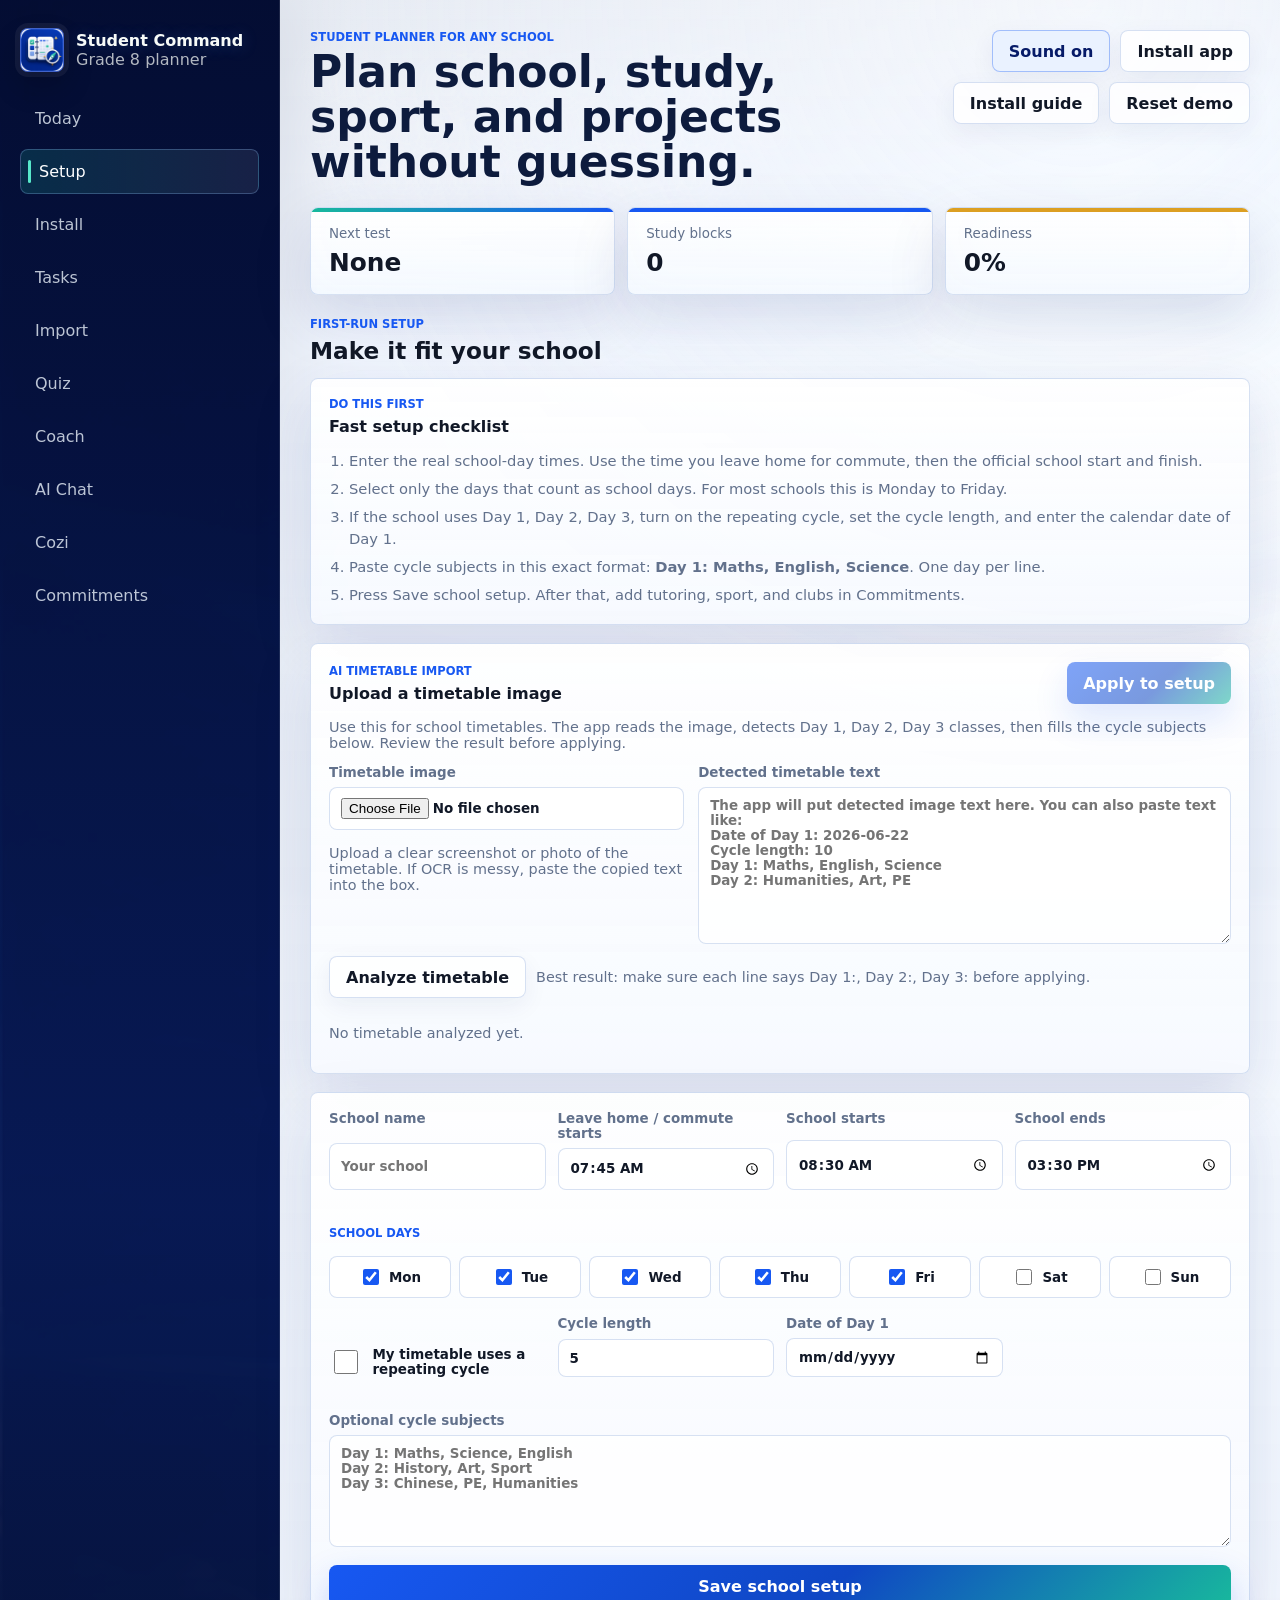
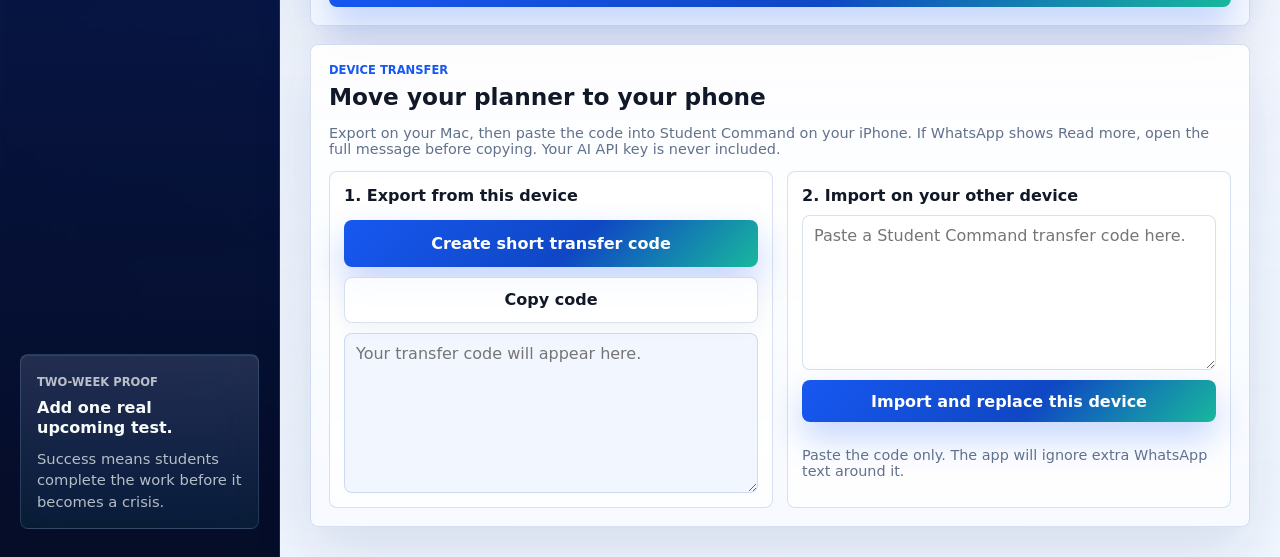
<file: index.html>
<!doctype html>
<html lang="en">
  <head>
    <meta charset="UTF-8" />
    <meta name="viewport" content="width=device-width, initial-scale=1.0" />
    <meta name="theme-color" content="#071b68" />
    <meta name="apple-mobile-web-app-capable" content="yes" />
    <meta name="apple-mobile-web-app-status-bar-style" content="black-translucent" />
    <meta name="apple-mobile-web-app-title" content="Student Command" />
    <title>Student Command</title>
    <link rel="manifest" href="manifest.webmanifest?v=39" />
    <link rel="icon" href="icons/icon.svg?v=39" type="image/svg+xml" />
    <link rel="apple-touch-icon" href="icons/apple-touch-icon.png?v=39" />
    <link rel="stylesheet" href="styles.css?v=39" />
  </head>
  <body>
    <div class="app-shell">
      <aside class="sidebar" aria-label="Main navigation">
        <div class="brand">
          <div class="brand-mark"><img src="icons/icon-192.png?v=39" alt="" /></div>
          <div>
            <p>Student Command</p>
            <span>Grade 8 planner</span>
          </div>
        </div>

        <nav class="nav-list" aria-label="Sections">
          <button class="nav-item is-active" data-view="today" type="button">Today</button>
          <button class="nav-item" data-view="setup" type="button">Setup</button>
          <a class="nav-link" href="install.html">Install</a>
          <button class="nav-item" data-view="tasks" type="button">Tasks</button>
          <button class="nav-item" data-view="import" type="button">Import</button>
          <button class="nav-item" data-view="quiz" type="button">Quiz</button>
          <button class="nav-item" data-view="coach" type="button">Coach</button>
          <button class="nav-item" data-view="chat" type="button">AI Chat</button>
          <button class="nav-item" data-view="cozi" type="button">Cozi</button>
          <button class="nav-item" data-view="routine" type="button">Commitments</button>
        </nav>

        <div class="focus-card">
          <span class="eyebrow">Two-week proof</span>
          <strong id="proofSignal">Add one test to start.</strong>
            <p>Success means students complete the work before it becomes a crisis.</p>
        </div>
      </aside>

      <main class="main-content">
        <header class="topbar">
          <div>
            <p class="eyebrow">Student planner for any school</p>
            <h1>Plan school, study, sport, and projects <span class="headline-break">without guessing.</span></h1>
          </div>
          <div class="topbar-actions">
            <button id="soundToggle" class="ghost-button" type="button">Sound on</button>
            <button id="installApp" class="ghost-button install-button" type="button" hidden>Install app</button>
            <a class="ghost-button topbar-link" href="install.html">Install guide</a>
            <button id="resetDemo" class="ghost-button" type="button" title="Reload sample data">Reset demo</button>
          </div>
        </header>

        <section class="metrics" aria-label="Current status">
          <article class="metric">
            <span>Next test</span>
            <strong id="nextTestMetric">None</strong>
          </article>
          <article class="metric">
            <span>Study blocks</span>
            <strong id="studyMetric">0</strong>
          </article>
          <article class="metric">
            <span>Readiness</span>
            <strong id="readinessMetric">0%</strong>
          </article>
        </section>

        <section class="view is-visible" id="todayView" data-panel="today">
          <section class="command-layout" aria-label="Today command centre">
            <div class="panel command-panel">
              <div class="panel-heading">
                <div>
                  <p class="eyebrow">Today command centre</p>
                  <h2 id="todayTitle">Today</h2>
                </div>
                <span id="todayDateLabel">Today</span>
              </div>

              <div class="next-block">
                <span>Next block</span>
                <strong id="nextBlockTitle">No block found</strong>
                <p id="nextBlockDetail">Your day is clear.</p>
                <b id="nextBlockCountdown">No countdown</b>
              </div>

              <div class="panel-heading compact-heading">
                <h3>Must-do 3</h3>
                <span id="mustDoStatus">0 active</span>
              </div>
              <div id="todayMustDos" class="command-list"></div>
            </div>

            <form id="quickActivityForm" class="panel quick-activity-panel">
              <div class="panel-heading">
                <div>
                  <p class="eyebrow">Sudden activity</p>
                  <h2>Quick add</h2>
                </div>
              </div>

              <div class="quick-grid">
                <label>
                  Activity
                  <input id="quickActivityName" type="text" placeholder="Dentist, family dinner, extra soccer" required />
                </label>
                <label>
                  Date
                  <input id="quickActivityDate" type="date" required />
                </label>
                <label>
                  Start
                  <input id="quickActivityStart" type="time" required />
                </label>
                <label>
                  End
                  <input id="quickActivityEnd" type="time" required />
                </label>
                <label>
                  Type
                  <select id="quickActivityType">
                    <option value="activity">Activity</option>
                    <option value="sport">Sport</option>
                    <option value="class">Class</option>
                    <option value="business">Project</option>
                    <option value="family">Family</option>
                    <option value="appointment">Appointment</option>
                  </select>
                </label>
                <label class="full-field">
                  Notes
                  <input id="quickActivityDetail" type="text" placeholder="Optional detail" />
                </label>
              </div>

              <button class="primary-button full-field" type="submit">Add to calendar</button>
              <div id="quickActivityList" class="quick-activity-list"></div>
            </form>
          </section>

          <section class="panel briefing-panel" aria-label="Smart daily briefing">
            <div class="panel-heading">
              <div>
                <p class="eyebrow">Smart daily briefing</p>
                <h2>What matters today</h2>
              </div>
            </div>
            <strong id="dailyBriefingLead" class="briefing-lead">Loading today.</strong>
            <div id="dailyBriefingGrid" class="briefing-grid"></div>
          </section>

          <div class="section-header">
            <div>
              <p class="eyebrow">Generated plan</p>
              <h2>Next 14 days</h2>
            </div>
            <button id="generatePlan" class="primary-button" type="button">Generate study plan</button>
          </div>

          <div class="planner-grid">
            <div class="panel wide-panel">
              <div class="panel-heading">
                <h3>Schedule</h3>
                <span id="scheduleRange">Next 14 days</span>
              </div>
              <div id="weekPlan" class="week-plan"></div>
            </div>

            <div class="panel">
              <div class="panel-heading">
                <h3>Checklist</h3>
                <span id="checklistCount">0 left</span>
              </div>
              <div id="checklist" class="checklist"></div>
            </div>
          </div>
        </section>

        <section class="view" id="setupView" data-panel="setup">
          <div class="section-header">
            <div>
              <p class="eyebrow">First-run setup</p>
              <h2>Make it fit your school</h2>
            </div>
          </div>

          <section class="panel guide-panel" aria-label="Setup instructions">
            <div class="panel-heading">
              <div>
                <p class="eyebrow">Do this first</p>
                <h3>Fast setup checklist</h3>
              </div>
            </div>
            <ol class="guide-list">
              <li>Enter the real school-day times. Use the time you leave home for commute, then the official school start and finish.</li>
              <li>Select only the days that count as school days. For most schools this is Monday to Friday.</li>
              <li>If the school uses Day 1, Day 2, Day 3, turn on the repeating cycle, set the cycle length, and enter the calendar date of Day 1.</li>
              <li>Paste cycle subjects in this exact format: <strong>Day 1: Maths, English, Science</strong>. One day per line.</li>
              <li>Press Save school setup. After that, add tutoring, sport, and clubs in Commitments.</li>
            </ol>
          </section>

          <section class="panel setup-ai-panel" aria-label="Timetable image import">
            <div class="panel-heading">
              <div>
                <p class="eyebrow">AI timetable import</p>
                <h3>Upload a timetable image</h3>
              </div>
              <button id="setupApplyTimetable" class="primary-button" type="button" disabled>Apply to setup</button>
            </div>
            <p class="helper-text">
              Use this for school timetables. The app reads the image, detects Day 1, Day 2, Day 3 classes, then fills the cycle subjects below.
              Review the result before applying.
            </p>
            <div class="setup-timetable-grid">
              <div>
                <label>
                  Timetable image
                  <input id="setupTimetableImage" type="file" accept="image/*" />
                </label>
                <img id="setupTimetablePreview" class="import-preview" alt="Timetable screenshot preview" hidden />
                <p id="setupTimetableStatus" class="helper-text">Upload a clear screenshot or photo of the timetable. If OCR is messy, paste the copied text into the box.</p>
              </div>
              <label>
                Detected timetable text
                <textarea id="setupTimetableText" rows="9" placeholder="The app will put detected image text here. You can also paste text like:&#10;Date of Day 1: 2026-06-22&#10;Cycle length: 10&#10;Day 1: Maths, English, Science&#10;Day 2: Humanities, Art, PE"></textarea>
              </label>
            </div>
            <div class="setup-timetable-actions">
              <button id="setupAnalyzeTimetable" class="ghost-button" type="button">Analyze timetable</button>
              <span class="helper-text">Best result: make sure each line says Day 1:, Day 2:, Day 3: before applying.</span>
            </div>
            <div id="setupTimetableResult" class="proposal-list setup-timetable-result">
              <p class="empty-state">No timetable analyzed yet.</p>
            </div>
          </section>

          <form id="setupForm" class="setup-form panel">
            <div class="setup-grid">
              <label>
                School name
                <input id="setupSchoolName" type="text" placeholder="Your school" />
              </label>
              <label>
                Leave home / commute starts
                <input id="setupCommuteStart" type="time" />
              </label>
              <label>
                School starts
                <input id="setupSchoolStart" type="time" required />
              </label>
              <label>
                School ends
                <input id="setupSchoolEnd" type="time" required />
              </label>
            </div>

            <div class="setup-block">
              <p class="eyebrow">School days</p>
              <div class="weekday-picker" id="setupSchoolDays">
                <label><input class="setup-school-day" type="checkbox" value="1" />Mon</label>
                <label><input class="setup-school-day" type="checkbox" value="2" />Tue</label>
                <label><input class="setup-school-day" type="checkbox" value="3" />Wed</label>
                <label><input class="setup-school-day" type="checkbox" value="4" />Thu</label>
                <label><input class="setup-school-day" type="checkbox" value="5" />Fri</label>
                <label><input class="setup-school-day" type="checkbox" value="6" />Sat</label>
                <label><input class="setup-school-day" type="checkbox" value="0" />Sun</label>
              </div>
            </div>

            <div class="setup-grid">
              <label class="switch-control setup-switch">
                <input id="setupCycleEnabled" type="checkbox" />
                <span>My timetable uses a repeating cycle</span>
              </label>
              <label>
                Cycle length
                <input id="setupCycleLength" type="number" min="1" max="20" />
              </label>
              <label>
                Date of Day 1
                <input id="setupCycleStartDate" type="date" />
              </label>
            </div>

            <label>
              Optional cycle subjects
              <textarea id="setupCycleSubjects" rows="6" placeholder="Day 1: Maths, Science, English&#10;Day 2: History, Art, Sport&#10;Day 3: Chinese, PE, Humanities"></textarea>
            </label>

            <button class="primary-button" type="submit">Save school setup</button>
          </form>

          <section class="panel transfer-panel" aria-label="Move planner data between devices">
            <div class="panel-heading">
              <div>
                <p class="eyebrow">Device transfer</p>
                <h2>Move your planner to your phone</h2>
              </div>
            </div>
            <p class="helper-text">
              Export on your Mac, then paste the code into Student Command on your iPhone. If WhatsApp shows Read
              more, open the full message before copying. Your AI API key is never included.
            </p>
            <div class="transfer-grid">
              <div class="transfer-block">
                <h3>1. Export from this device</h3>
                <button id="exportData" class="primary-button" type="button">Create short transfer code</button>
                <button id="copyTransferCode" class="ghost-button" type="button">Copy code</button>
                <textarea id="transferCode" rows="7" readonly placeholder="Your transfer code will appear here."></textarea>
              </div>
              <div class="transfer-block">
                <h3>2. Import on your other device</h3>
                <textarea id="importTransferCode" rows="7" placeholder="Paste a Student Command transfer code here."></textarea>
                <button id="importData" class="primary-button" type="button">Import and replace this device</button>
                <p class="helper-text">Paste the code only. The app will ignore extra WhatsApp text around it.</p>
              </div>
            </div>
          </section>
        </section>

        <section class="view" id="tasksView" data-panel="tasks">
          <div class="section-header">
            <div>
              <p class="eyebrow">Add the real work</p>
              <h2>Tests, homework, and reminders</h2>
            </div>
          </div>

          <form id="taskForm" class="task-form">
            <label>
              Type
              <select id="taskType" required>
                <option value="test">Test</option>
                <option value="homework">Homework</option>
                <option value="reminder">Reminder</option>
              </select>
            </label>
            <label>
              Subject
              <input id="subject" type="text" placeholder="Maths" required />
            </label>
            <label>
              Due date
              <input id="dueDate" type="date" required />
            </label>
            <label>
              Priority
              <select id="priority">
                <option value="high">High</option>
                <option value="medium">Medium</option>
                <option value="low">Low</option>
              </select>
            </label>
            <label class="full-field">
              Topics to know
              <textarea id="topics" rows="3" placeholder="Linear equations, fractions, graphing, index laws"></textarea>
            </label>
            <button class="primary-button full-field" type="submit">Add task</button>
          </form>

          <div id="taskList" class="task-list"></div>
        </section>

        <section class="view" id="importView" data-panel="import">
          <div class="section-header">
            <div>
              <p class="eyebrow">Inbox to plan</p>
              <h2>Paste or upload school info</h2>
            </div>
            <div class="import-actions">
              <button id="analyzeImport" class="primary-button" type="button">Analyze import</button>
              <button id="clearImport" class="ghost-button" type="button">Clear</button>
            </div>
          </div>

          <div class="import-layout">
            <div class="panel">
              <h3>Source</h3>
              <div class="import-guide">
                <strong>What this page can import</strong>
                <ol class="guide-list compact">
                  <li>Tests, homework, assignments, and reminders from pasted school text.</li>
                  <li>Timetable cycles when the text says <strong>Day 1:</strong>, <strong>Day 2:</strong>, etc.</li>
                  <li>Screenshot images only after OCR turns the image into text. If OCR is messy, copy text from the image and paste it below.</li>
                </ol>
                <button id="insertTimetableTemplate" class="ghost-button" type="button">Insert timetable template</button>
              </div>
              <label>
                Paste text
                <textarea id="importText" rows="10" placeholder="For tasks: paste a Canvas assignment, email, or teacher note.&#10;&#10;For timetables, use:&#10;Day 1: Maths, English, Science&#10;Day 2: Humanities, Art, PE"></textarea>
              </label>
              <label>
                Upload screenshot for OCR
                <input id="importImage" type="file" accept="image/*" />
              </label>
              <p id="importStatus" class="helper-text">The app will propose changes first. Nothing is added until you accept. Timetable imports update Setup, not Tasks.</p>
              <img id="importPreview" class="import-preview" alt="Uploaded screenshot preview" hidden />
            </div>

            <div class="panel">
              <div class="panel-heading">
                <h3>Proposed changes</h3>
                <button id="acceptImport" class="primary-button" type="button" disabled>Accept selected</button>
              </div>
              <div id="importProposals" class="proposal-list">
                <p class="empty-state">Paste text or upload a screenshot, then analyze it.</p>
              </div>
            </div>
          </div>
        </section>

        <section class="view" id="quizView" data-panel="quiz">
          <div class="section-header">
            <div>
              <p class="eyebrow">Practice test</p>
              <h2>Check if you actually know it</h2>
            </div>
            <div class="quiz-actions">
              <button id="buildQuiz" class="primary-button" type="button">Generate quiz</button>
              <button id="newQuizSet" class="ghost-button" type="button">New question set</button>
            </div>
          </div>

          <div class="quiz-layout">
            <div class="panel">
              <h3>Quiz settings</h3>
              <label>
                Test
                <select id="quizTask"></select>
              </label>
              <label>
                Questions
                <input id="questionCount" type="number" min="4" max="12" value="8" />
              </label>
              <p class="helper-text">The quiz uses your listed topics and subject. If the questions feel weak, your topic list is too vague.</p>
            </div>
            <div id="quizOutput" class="panel quiz-output"></div>
          </div>
        </section>

        <section class="view" id="chatView" data-panel="chat">
          <div class="section-header">
            <div>
              <p class="eyebrow">Real AI connection</p>
              <h2>General knowledge chatbot</h2>
            </div>
            <div class="quiz-actions">
              <button id="clearChat" class="ghost-button" type="button">Clear chat</button>
            </div>
          </div>

          <div class="chat-layout">
            <div class="panel">
              <h3>AI setup</h3>
              <p class="helper-text">Default: free local Ollama. No API key is needed on a Mac once Ollama is installed and the model is downloaded.</p>
              <label>
                AI provider
                <select id="aiProvider">
                  <option value="ollama">Free local Ollama</option>
                  <option value="openai">OpenAI API</option>
                </select>
              </label>
              <label>
                OpenAI API key (OpenAI mode only)
                <input id="aiApiKey" type="password" placeholder="sk-..." autocomplete="off" />
              </label>
              <div class="api-key-actions">
                <button id="pasteAiKey" class="ghost-button" type="button">Paste key</button>
                <button id="toggleAiKeyVisibility" class="ghost-button" type="button">Show key</button>
              </div>
              <label>
                Model
                <input id="aiModel" type="text" value="llama3.2" />
              </label>
              <div class="chat-settings-actions">
                <button id="saveAiSettings" class="primary-button" type="button">Save AI settings</button>
                <button id="clearAiSettings" class="ghost-button" type="button">Clear key</button>
                <button id="checkLocalAi" class="ghost-button" type="button">Check local AI</button>
                <button id="openOllamaDownload" class="ghost-button" type="button">Get Ollama</button>
              </div>
              <p id="aiStatus" class="helper-text">Free local mode needs Ollama running at localhost:11434.</p>
              <p class="helper-text local-ai-note">Mac setup: install Ollama, open it once, then run: ollama pull llama3.2</p>
            </div>

            <div class="panel chat-panel">
              <div id="chatMessages" class="chat-messages" aria-live="polite"></div>
              <form id="aiChatForm" class="chat-form">
                <label class="full-field">
                  Ask anything
                  <textarea id="aiPrompt" rows="3" placeholder="Ask a general knowledge question, or ask it to explain a school concept simply."></textarea>
                </label>
                <button id="sendAiPrompt" class="primary-button" type="submit">Ask AI</button>
              </form>
            </div>
          </div>
        </section>

        <section class="view" id="coachView" data-panel="coach">
          <div class="section-header">
            <div>
              <p class="eyebrow">Strict coach mode</p>
              <h2>No silent skipping</h2>
            </div>
            <button id="coachRegeneratePlan" class="primary-button" type="button">Rebuild with coach rules</button>
          </div>

          <div class="coach-layout">
            <div class="panel coach-panel">
              <div class="panel-heading">
                <div>
                  <p class="eyebrow">Coach stance</p>
                  <h3 id="coachModeTitle">Coach Mode</h3>
                </div>
                <label class="switch-control">
                  <input id="coachModeToggle" type="checkbox" />
                  <span>On</span>
                </label>
              </div>
              <strong id="coachVerdict" class="coach-verdict">Loading coach verdict.</strong>
              <p id="coachReason" class="helper-text">Coach Mode compares your plan against what actually happened.</p>
              <label class="check-row coach-setting-row">
                <input id="coachAutoReduce" type="checkbox" />
                <span>
                  <strong>Reduce project time when school is behind</strong>
                  <span>Project time stays protected only after test prep and homework are under control.</span>
                </span>
              </label>
            </div>

            <div class="panel coach-panel">
              <div class="panel-heading">
                <div>
                  <p class="eyebrow">Accountability</p>
                  <h3>Planned vs actual</h3>
                </div>
                <span id="coachScoreLabel">0%</span>
              </div>
              <div id="coachStats" class="coach-stats"></div>
            </div>
          </div>

          <div class="coach-layout">
            <form id="coachCheckinForm" class="panel">
              <div class="panel-heading">
                <div>
                  <p class="eyebrow">End-of-day check-in</p>
                  <h3>Face the scoreboard</h3>
                </div>
              </div>
              <label>
                Date
                <input id="coachCheckinDate" type="date" required />
              </label>
              <div id="coachCheckinList" class="coach-checkin-list"></div>
              <label>
                What actually happened?
                <textarea id="coachRealityNote" rows="3" placeholder="Be specific. Finished maths? Skipped science? Why?"></textarea>
              </label>
              <label>
                What changed tomorrow?
                <textarea id="coachTomorrowChange" rows="2" placeholder="Example: soccer moved, extra homework, test added."></textarea>
              </label>
              <button class="primary-button" type="submit">Log check-in and replan</button>
            </form>

            <div class="panel">
              <div class="panel-heading">
                <div>
                  <p class="eyebrow">Coach consequences</p>
                  <h3>What changed</h3>
                </div>
              </div>
              <div id="coachActionList" class="coach-action-list"></div>
            </div>
          </div>
        </section>

        <section class="view" id="coziView" data-panel="cozi">
          <div class="section-header">
            <div>
              <p class="eyebrow">Family calendar</p>
              <h2>Link Cozi schedule</h2>
            </div>
            <div class="import-actions">
              <button id="syncCozi" class="primary-button" type="button">Sync Cozi</button>
              <button id="clearCozi" class="ghost-button" type="button">Clear Cozi events</button>
            </div>
          </div>

          <div class="cozi-layout">
            <section class="panel">
              <div class="panel-heading">
                <div>
                  <h3>Calendar link</h3>
                  <p class="helper-text">Paste the shared Cozi calendar URL. It stays saved only on this device.</p>
                </div>
              </div>

              <label>
                Cozi shared calendar URL
                <input id="coziUrl" type="url" placeholder="https://.../calendar.ics" />
              </label>

              <div class="cozi-help">
                <h3>Where to get it</h3>
                <ol>
                  <li>Open Cozi settings.</li>
                  <li>Open Shared Cozi Calendars.</li>
                  <li>Choose All or one family member.</li>
                  <li>Copy the Cozi URL and paste it here.</li>
                </ol>
              </div>
              <p id="coziStatus" class="helper-text">No Cozi calendar linked yet.</p>
            </section>

            <section class="panel">
              <div class="panel-heading">
                <div>
                  <h3>Manual fallback</h3>
                  <p class="helper-text">If the browser blocks the link, paste the iCal text here and import it.</p>
                </div>
                <button id="importCoziText" class="primary-button" type="button">Import text</button>
              </div>
              <textarea id="coziIcsText" rows="10" placeholder="BEGIN:VCALENDAR&#10;BEGIN:VEVENT&#10;SUMMARY:Training&#10;DTSTART:20260624T163000&#10;DTEND:20260624T180000&#10;END:VEVENT&#10;END:VCALENDAR"></textarea>
            </section>
          </div>

          <section class="panel cozi-events-panel">
            <div class="panel-heading">
              <h3>Imported Cozi events</h3>
              <span id="coziEventCount">0 events</span>
            </div>
            <div id="coziEventList" class="cozi-event-list"></div>
          </section>
        </section>

        <section class="view" id="routineView" data-panel="routine">
          <div class="section-header">
            <div>
              <p class="eyebrow">Fixed commitments</p>
              <h2>Your school week and repeating blocks</h2>
            </div>
          </div>

          <p class="helper-text routine-note">School hours come from Setup. Add weekly activities only when something repeats every week.</p>

          <form id="routineForm" class="routine-form">
            <label>
              Activity
              <input id="routineName" type="text" placeholder="Training, tutoring, club, work shift" required />
            </label>
            <label>
              Day
              <select id="routineDay">
                <option value="1">Monday</option>
                <option value="2">Tuesday</option>
                <option value="3">Wednesday</option>
                <option value="4">Thursday</option>
                <option value="5">Friday</option>
                <option value="6">Saturday</option>
                <option value="0">Sunday</option>
              </select>
            </label>
            <label>
              Start
              <input id="routineStart" type="time" required />
            </label>
            <label>
              End
              <input id="routineEnd" type="time" required />
            </label>
            <button class="primary-button" type="submit">Add routine block</button>
          </form>

          <div id="routineList" class="routine-list"></div>
        </section>
      </main>
    </div>

    <template id="dayTemplate">
      <article class="day-column">
        <div class="day-title"></div>
        <div class="day-events"></div>
      </article>
    </template>

    <div id="appToast" class="app-toast" role="status" aria-live="polite"></div>

    <script src="app.js?v=39"></script>
    <script>
      if (window.location.hostname === "lachlansnow798-coder.github.io") {
        const analyticsScript = document.createElement("script");
        analyticsScript.dataset.goatcounter = "https://studentcommandapp.goatcounter.com/count";
        analyticsScript.async = true;
        analyticsScript.src = "https://gc.zgo.at/count.js";
        document.head.append(analyticsScript);
      }
    </script>
  </body>
</html>
</file>
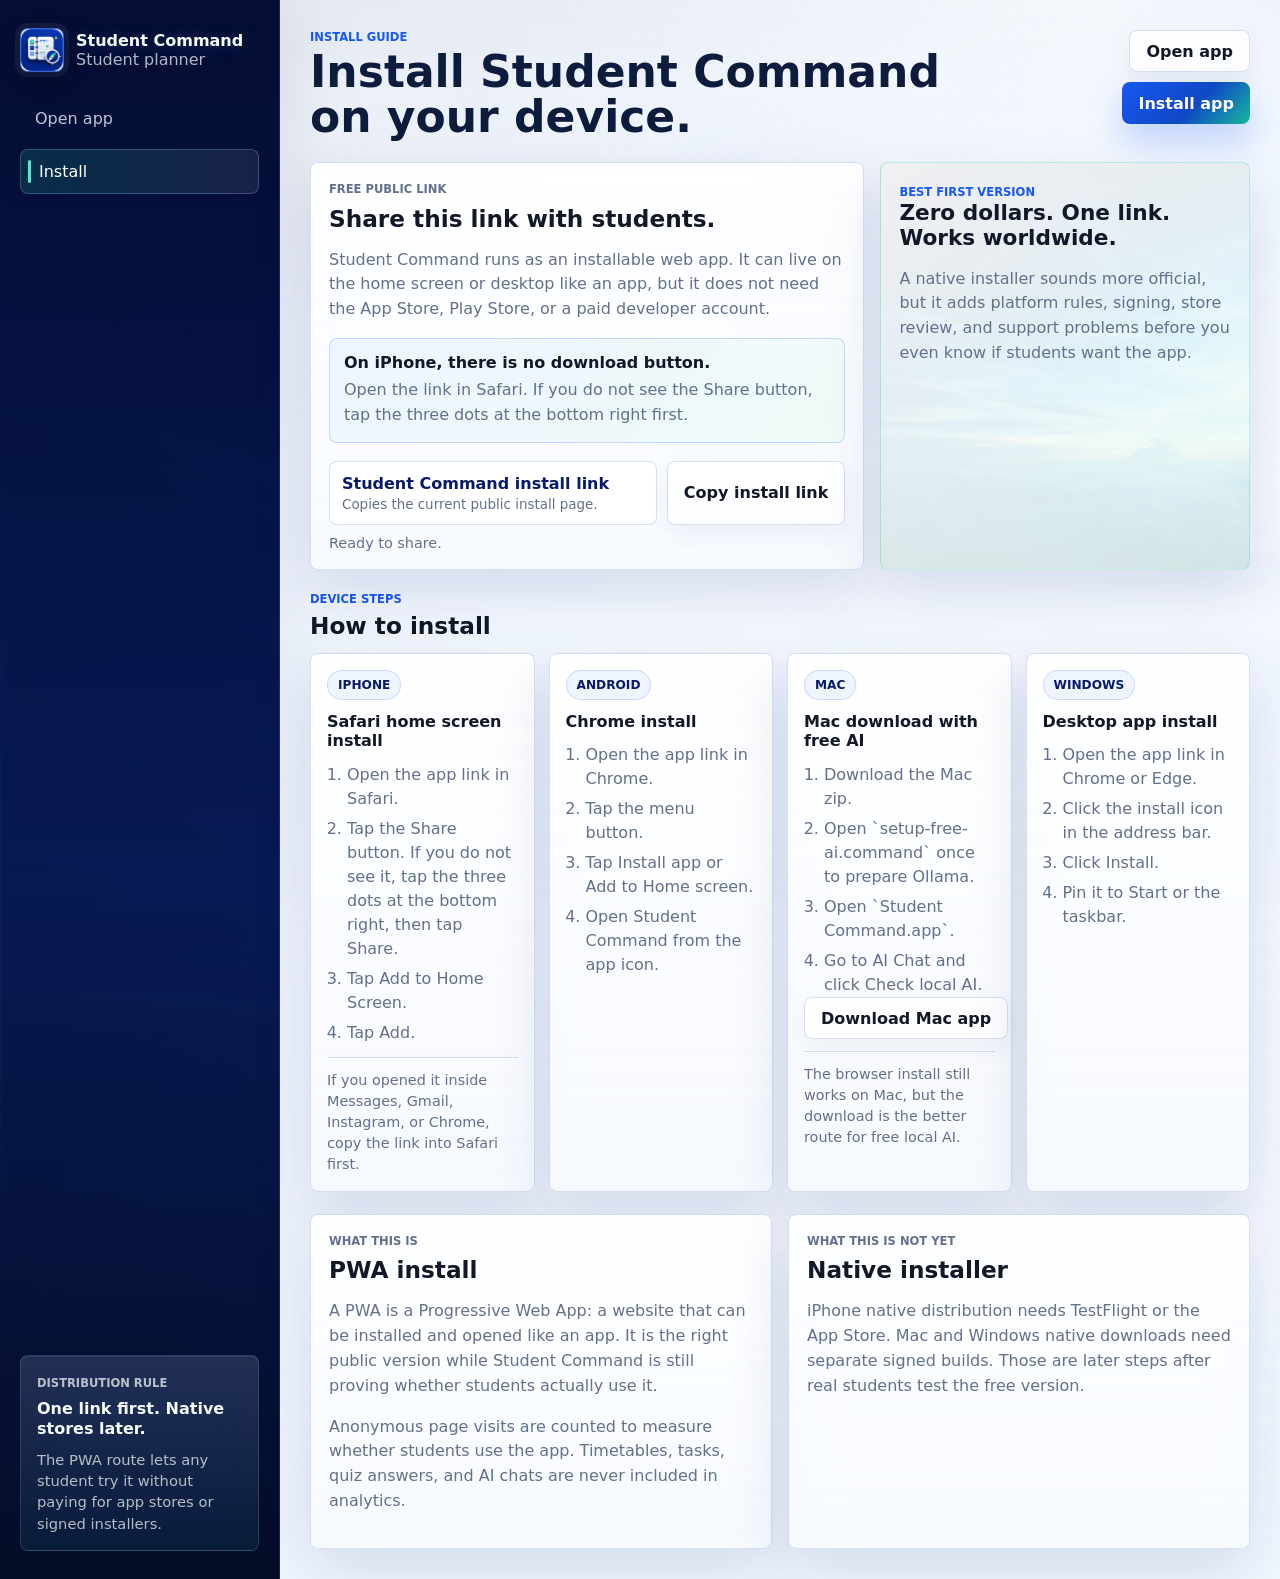
<file: install.html>
<!doctype html>
<html lang="en">
  <head>
    <meta charset="UTF-8" />
    <meta name="viewport" content="width=device-width, initial-scale=1.0" />
    <meta name="theme-color" content="#071b68" />
    <meta name="apple-mobile-web-app-capable" content="yes" />
    <meta name="apple-mobile-web-app-status-bar-style" content="black-translucent" />
    <meta name="apple-mobile-web-app-title" content="Student Command" />
    <title>Install Student Command</title>
    <link rel="manifest" href="manifest.webmanifest?v=39" />
    <link rel="icon" href="icons/icon.svg?v=39" type="image/svg+xml" />
    <link rel="apple-touch-icon" href="icons/apple-touch-icon.png?v=39" />
    <link rel="stylesheet" href="styles.css?v=39" />
  </head>
  <body class="install-page">
    <div class="app-shell">
      <aside class="sidebar" aria-label="Install navigation">
        <a class="brand brand-link" href="index.html" aria-label="Open Student Command">
          <div class="brand-mark"><img src="icons/icon-192.png?v=39" alt="" /></div>
          <div>
            <p>Student Command</p>
            <span>Student planner</span>
          </div>
        </a>

        <nav class="nav-list" aria-label="Sections">
          <a class="nav-link" href="index.html">Open app</a>
          <a class="nav-link is-active" href="install.html">Install</a>
        </nav>

        <div class="focus-card">
          <span class="eyebrow">Distribution rule</span>
          <strong>One link first. Native stores later.</strong>
          <p>The PWA route lets any student try it without paying for app stores or signed installers.</p>
        </div>
      </aside>

      <main class="main-content install-main">
        <header class="topbar">
          <div>
            <p class="eyebrow">Install guide</p>
            <h1>Install Student Command on your device.</h1>
          </div>
          <div class="topbar-actions">
            <a class="ghost-button topbar-link" href="index.html">Open app</a>
            <button id="browserInstall" class="primary-button" type="button" hidden>Install app</button>
          </div>
        </header>

        <section class="install-hero" aria-label="Shareable app link">
          <div class="panel install-lead">
            <p class="eyebrow">Free public link</p>
            <h2>Share this link with students.</h2>
            <p>
              Student Command runs as an installable web app. It can live on the home screen or desktop like an app,
              but it does not need the App Store, Play Store, or a paid developer account.
            </p>
            <div class="iphone-callout">
              <strong>On iPhone, there is no download button.</strong>
              <p>Open the link in Safari. If you do not see the Share button, tap the three dots at the bottom right first.</p>
            </div>
            <div class="install-copy">
              <input id="publicLink" type="hidden" />
              <div class="share-link-card" aria-label="Student Command install link">
                <strong>Student Command install link</strong>
                <span>Copies the current public install page.</span>
              </div>
              <button id="copyPublicLink" class="ghost-button" type="button">Copy install link</button>
              <span id="copyStatus" class="helper-text" aria-live="polite">Ready to share.</span>
            </div>
          </div>

          <div class="panel install-proof">
            <span class="eyebrow">Best first version</span>
            <strong>Zero dollars. One link. Works worldwide.</strong>
            <p>
              A native installer sounds more official, but it adds platform rules, signing, store review, and support
              problems before you even know if students want the app.
            </p>
          </div>
        </section>

        <section class="section-header">
          <div>
            <p class="eyebrow">Device steps</p>
            <h2>How to install</h2>
          </div>
        </section>

        <section class="platform-grid" aria-label="Install steps by device">
          <article class="platform-card" id="iphone">
            <span class="platform-badge">iPhone</span>
            <h3>Safari home screen install</h3>
            <ol>
              <li>Open the app link in Safari.</li>
              <li>Tap the Share button. If you do not see it, tap the three dots at the bottom right, then tap Share.</li>
              <li>Tap Add to Home Screen.</li>
              <li>Tap Add.</li>
            </ol>
            <p class="platform-note">If you opened it inside Messages, Gmail, Instagram, or Chrome, copy the link into Safari first.</p>
          </article>

          <article class="platform-card">
            <span class="platform-badge">Android</span>
            <h3>Chrome install</h3>
            <ol>
              <li>Open the app link in Chrome.</li>
              <li>Tap the menu button.</li>
              <li>Tap Install app or Add to Home screen.</li>
              <li>Open Student Command from the app icon.</li>
            </ol>
          </article>

          <article class="platform-card">
            <span class="platform-badge">Mac</span>
            <h3>Mac download with free AI</h3>
            <ol>
              <li>Download the Mac zip.</li>
              <li>Open `setup-free-ai.command` once to prepare Ollama.</li>
              <li>Open `Student Command.app`.</li>
              <li>Go to AI Chat and click Check local AI.</li>
            </ol>
            <a class="ghost-button topbar-link" href="Student%20Command%20Mac.zip" download>Download Mac app</a>
            <p class="platform-note">The browser install still works on Mac, but the download is the better route for free local AI.</p>
          </article>

          <article class="platform-card">
            <span class="platform-badge">Windows</span>
            <h3>Desktop app install</h3>
            <ol>
              <li>Open the app link in Chrome or Edge.</li>
              <li>Click the install icon in the address bar.</li>
              <li>Click Install.</li>
              <li>Pin it to Start or the taskbar.</li>
            </ol>
          </article>
        </section>

        <section class="install-notes">
          <div class="panel">
            <p class="eyebrow">What this is</p>
            <h2>PWA install</h2>
            <p>
              A PWA is a Progressive Web App: a website that can be installed and opened like an app. It is the right
              public version while Student Command is still proving whether students actually use it.
            </p>
            <p>
              Anonymous page visits are counted to measure whether students use the app. Timetables, tasks, quiz
              answers, and AI chats are never included in analytics.
            </p>
          </div>

          <div class="panel">
            <p class="eyebrow">What this is not yet</p>
            <h2>Native installer</h2>
            <p>
              iPhone native distribution needs TestFlight or the App Store. Mac and Windows native downloads need
              separate signed builds. Those are later steps after real students test the free version.
            </p>
          </div>
        </section>
      </main>
    </div>

    <script>
      const fallbackUrl = new URL("./", location.href).href;
      const publicLink = document.querySelector("#publicLink");
      const copyButton = document.querySelector("#copyPublicLink");
      const copyStatus = document.querySelector("#copyStatus");
      const browserInstall = document.querySelector("#browserInstall");

      publicLink.value = new URL("install.html", location.href).href;

      copyButton.addEventListener("click", async () => {
        try {
          await navigator.clipboard.writeText(publicLink.value || fallbackUrl);
          copyStatus.textContent = "Copied.";
        } catch {
          copyStatus.textContent = "Copy was blocked. Use the browser address bar.";
        }
      });

      let installPrompt = null;
      window.addEventListener("beforeinstallprompt", (event) => {
        event.preventDefault();
        installPrompt = event;
        browserInstall.hidden = false;
      });

      browserInstall.addEventListener("click", async () => {
        if (!installPrompt) return;
        installPrompt.prompt();
        await installPrompt.userChoice;
        installPrompt = null;
        browserInstall.hidden = true;
      });
    </script>
    <script>
      if (window.location.hostname === "lachlansnow798-coder.github.io") {
        const analyticsScript = document.createElement("script");
        analyticsScript.dataset.goatcounter = "https://studentcommandapp.goatcounter.com/count";
        analyticsScript.async = true;
        analyticsScript.src = "https://gc.zgo.at/count.js";
        document.head.append(analyticsScript);
      }
    </script>
  </body>
</html>
</file>
<file: styles.css>
:root {
  color-scheme: light;
  --ink: #111827;
  --muted: #62718c;
  --line: rgba(37, 92, 184, 0.18);
  --paper: #eef5ff;
  --panel: rgba(255, 255, 255, 0.9);
  --panel-strong: rgba(255, 255, 255, 0.96);
  --green: #18b89d;
  --green-dark: #0a7d72;
  --blue: #1758f2;
  --blue-dark: #071b68;
  --red: #bd4055;
  --gold: #dc9f22;
  --purple: #6a5de7;
  --shadow: 0 22px 60px rgba(7, 27, 104, 0.13);
  --shadow-strong: 0 28px 74px rgba(7, 27, 104, 0.2);
  --ring: 0 0 0 3px rgba(23, 88, 242, 0.18);
}

* {
  box-sizing: border-box;
}

html,
body {
  overflow-x: hidden;
}

body {
  margin: 0;
  min-height: 100vh;
  color: var(--ink);
  background:
    linear-gradient(180deg, rgba(237, 246, 255, 0.78) 0, rgba(242, 247, 255, 0.9) 360px, rgba(238, 245, 255, 0.97) 100%),
    linear-gradient(90deg, rgba(5, 15, 48, 0.34) 0, rgba(255, 255, 255, 0.05) 360px),
    url("assets/command-sky-bg.png?v=38") center top / cover fixed no-repeat;
  font-family:
    Inter, ui-sans-serif, system-ui, -apple-system, BlinkMacSystemFont, "Segoe UI",
    sans-serif;
}

button,
input,
select,
textarea {
  font: inherit;
}

button {
  cursor: pointer;
}

.app-shell {
  display: grid;
  grid-template-columns: 280px minmax(0, 1fr);
  width: 100%;
  max-width: 100vw;
  overflow-x: hidden;
  min-height: 100vh;
}

.sidebar {
  display: flex;
  flex-direction: column;
  gap: 24px;
  padding: 28px 20px;
  border-right: 1px solid rgba(255, 255, 255, 0.1);
  background:
    linear-gradient(180deg, rgba(4, 14, 52, 0.94) 0, rgba(8, 26, 85, 0.92) 56%, rgba(5, 13, 39, 0.96) 100%),
    url("assets/command-sky-bg.png?v=38") left top / auto 100% no-repeat;
  color: #f7fbf8;
  box-shadow: 18px 0 56px rgba(5, 14, 48, 0.28);
}

.brand {
  display: flex;
  align-items: center;
  gap: 12px;
}

.brand-mark {
  display: grid;
  width: 44px;
  height: 44px;
  place-items: center;
  overflow: hidden;
  border-radius: 8px;
  border: 1px solid rgba(255, 255, 255, 0.2);
  background: #123cbb;
  box-shadow:
    0 14px 30px rgba(0, 0, 0, 0.2),
    0 0 0 5px rgba(255, 255, 255, 0.06);
}

.brand-mark img {
  width: 100%;
  height: 100%;
  object-fit: cover;
}

.brand p,
.brand span {
  margin: 0;
}

.brand p {
  font-size: 1rem;
  font-weight: 800;
  text-shadow: 0 1px 16px rgba(93, 166, 255, 0.28);
}

.brand span,
.focus-card p,
.focus-card .eyebrow {
  color: rgba(247, 251, 248, 0.72);
}

.nav-list {
  display: grid;
  gap: 8px;
}

.brand-link,
.nav-link,
.topbar-link {
  color: inherit;
  text-decoration: none;
}

.nav-item,
.nav-link {
  position: relative;
  overflow: hidden;
  display: block;
  width: 100%;
  border: 1px solid transparent;
  border-radius: 8px;
  padding: 12px 14px;
  background: transparent;
  color: rgba(239, 247, 255, 0.78);
  text-align: left;
  transition:
    background 160ms ease,
    border-color 160ms ease,
    color 160ms ease,
    transform 160ms ease;
}

.nav-item.is-active,
.nav-item:hover,
.nav-link.is-active,
.nav-link:hover {
  border-color: rgba(147, 197, 253, 0.28);
  background: linear-gradient(90deg, rgba(24, 184, 157, 0.18), rgba(255, 255, 255, 0.08));
  color: #ffffff;
}

.nav-item.is-active,
.nav-link.is-active {
  padding-left: 18px;
}

.nav-item:hover,
.nav-link:hover {
  transform: translateX(2px);
}

.nav-item.is-active::before,
.nav-link.is-active::before {
  position: absolute;
  top: 10px;
  bottom: 10px;
  left: 7px;
  width: 3px;
  border-radius: 8px;
  background: #57e8ca;
  content: "";
}

.focus-card {
  margin-top: auto;
  border: 1px solid rgba(147, 197, 253, 0.18);
  border-radius: 8px;
  padding: 16px;
  background:
    linear-gradient(180deg, rgba(255, 255, 255, 0.13), rgba(87, 232, 202, 0.07));
  box-shadow: inset 0 1px 0 rgba(255, 255, 255, 0.08);
  backdrop-filter: blur(18px) saturate(130%);
}

.focus-card strong {
  display: block;
  margin-top: 8px;
  line-height: 1.25;
}

.focus-card p {
  margin: 10px 0 0;
  font-size: 0.92rem;
  line-height: 1.45;
}

.main-content {
  width: 100%;
  min-width: 0;
  padding: 30px;
  background:
    radial-gradient(circle at 80% 0%, rgba(255, 255, 255, 0.56), transparent 34%),
    linear-gradient(180deg, rgba(247, 250, 255, 0.72), rgba(241, 247, 255, 0.94));
  backdrop-filter: blur(8px) saturate(115%);
}

.topbar {
  display: flex;
  min-width: 0;
  align-items: flex-start;
  justify-content: space-between;
  gap: 16px;
  margin-bottom: 22px;
}

.topbar-actions {
  display: flex;
  flex-wrap: wrap;
  gap: 10px;
  justify-content: flex-end;
}

.eyebrow {
  margin: 0 0 6px;
  color: var(--blue);
  font-size: 0.72rem;
  font-weight: 800;
  letter-spacing: 0;
  text-transform: uppercase;
}

h1,
h2,
h3 {
  margin: 0;
  letter-spacing: 0;
}

h1 {
  max-width: 760px;
  font-size: 2.75rem;
  line-height: 1.02;
  color: #0d1b3d;
  text-shadow: 0 12px 34px rgba(255, 255, 255, 0.5);
  overflow-wrap: break-word;
}

.headline-break {
  display: inline;
}

h2 {
  font-size: 1.45rem;
}

h3 {
  font-size: 1rem;
}

.primary-button,
.ghost-button {
  display: inline-flex;
  align-items: center;
  justify-content: center;
  min-height: 42px;
  border-radius: 8px;
  padding: 0 16px;
  text-align: center;
  text-decoration: none;
  font-weight: 800;
  white-space: nowrap;
  transition:
    background 160ms ease,
    border-color 160ms ease,
    box-shadow 160ms ease,
    color 160ms ease,
    transform 160ms ease;
}

.primary-button {
  border: 0;
  background: linear-gradient(135deg, #1758f2 0, #0f47c4 56%, #18b89d 100%);
  color: #ffffff;
  box-shadow: 0 16px 34px rgba(23, 88, 242, 0.25);
}

.primary-button:hover {
  background: linear-gradient(135deg, #0f47c4 0, #071b68 58%, #0a7d72 100%);
  box-shadow: 0 18px 40px rgba(7, 27, 104, 0.28);
  transform: translateY(-1px);
}

.ghost-button {
  border: 1px solid var(--line);
  background: rgba(255, 255, 255, 0.82);
  color: var(--ink);
  box-shadow: 0 8px 24px rgba(7, 27, 104, 0.06);
}

.ghost-button:hover {
  border-color: rgba(23, 88, 242, 0.3);
  box-shadow: 0 12px 30px rgba(7, 27, 104, 0.12);
  transform: translateY(-1px);
}

.ghost-button[aria-pressed="true"] {
  border-color: rgba(23, 88, 242, 0.34);
  background: #eaf2ff;
  color: var(--blue-dark);
}

.primary-button:active,
.ghost-button:active,
.nav-item:active,
.nav-link:active,
.delete-button:active {
  transform: translateY(0);
}

.primary-button:disabled,
.ghost-button:disabled {
  cursor: not-allowed;
  opacity: 0.55;
  transform: none;
}

.metrics {
  display: grid;
  grid-template-columns: repeat(3, minmax(0, 1fr));
  gap: 12px;
  margin-bottom: 22px;
}

.metric,
.panel,
.task-item,
.routine-item {
  border: 1px solid var(--line);
  border-radius: 8px;
  background: var(--panel);
  box-shadow: var(--shadow);
  backdrop-filter: blur(18px) saturate(130%);
}

.metric {
  position: relative;
  overflow: hidden;
  padding: 18px;
  background:
    linear-gradient(180deg, rgba(255, 255, 255, 0.96), rgba(244, 249, 255, 0.9));
  transition:
    box-shadow 180ms ease,
    transform 180ms ease,
    border-color 180ms ease;
}

.metric::before {
  position: absolute;
  top: 0;
  right: 0;
  left: 0;
  height: 4px;
  background: linear-gradient(90deg, var(--green), var(--blue));
  content: "";
}

.metric:nth-child(2)::before {
  background: var(--blue);
}

.metric:nth-child(3)::before {
  background: var(--gold);
}

.metric:hover,
.panel:hover,
.task-item:hover,
.routine-item:hover,
.proposal-card:hover {
  border-color: rgba(23, 88, 242, 0.24);
  box-shadow: var(--shadow-strong);
  transform: translateY(-2px);
}

.metric span {
  display: block;
  color: var(--muted);
  font-size: 0.84rem;
}

.metric strong {
  display: block;
  margin-top: 8px;
  font-size: 1.55rem;
  line-height: 1.1;
}

.view {
  display: none;
}

.view.is-visible {
  display: block;
  animation: view-in 220ms ease-out both;
}

.section-header,
.panel-heading {
  display: flex;
  align-items: center;
  justify-content: space-between;
  gap: 16px;
  margin-bottom: 14px;
}

.planner-grid {
  display: grid;
  grid-template-columns: minmax(0, 2fr) minmax(280px, 0.85fr);
  gap: 16px;
}

.command-layout {
  display: grid;
  grid-template-columns: minmax(0, 1.1fr) minmax(320px, 0.9fr);
  gap: 16px;
  margin-bottom: 20px;
}

.briefing-panel {
  margin-bottom: 20px;
  border-color: rgba(23, 88, 242, 0.2);
}

.briefing-lead {
  display: block;
  margin-bottom: 14px;
  font-size: 1.05rem;
  line-height: 1.35;
}

.briefing-grid {
  display: grid;
  grid-template-columns: repeat(4, minmax(0, 1fr));
  gap: 10px;
}

.briefing-card {
  min-height: 138px;
  border: 1px solid var(--line);
  border-radius: 8px;
  padding: 12px;
  background: rgba(255, 255, 255, 0.86);
  animation: item-rise 220ms ease-out both;
  animation-delay: calc(var(--item-index, 0) * 26ms);
}

.briefing-card span {
  display: block;
  color: var(--muted);
  font-size: 0.72rem;
  font-weight: 800;
  text-transform: uppercase;
}

.briefing-card strong {
  display: block;
  margin-top: 8px;
  line-height: 1.25;
}

.briefing-card p {
  margin: 8px 0 0;
  color: var(--muted);
  font-size: 0.86rem;
  line-height: 1.4;
}

.briefing-card.is-warning {
  border-color: rgba(164, 59, 66, 0.26);
  background: #fff8f7;
}

.briefing-card.is-focus {
  border-color: rgba(23, 88, 242, 0.26);
  background: #eef5ff;
}

.briefing-card.is-success {
  border-color: rgba(24, 184, 157, 0.24);
  background: #effbf8;
}

.briefing-card.is-calm {
  background: rgba(247, 250, 255, 0.86);
}

.command-panel {
  border-color: rgba(24, 184, 157, 0.22);
}

.compact-heading {
  margin-top: 16px;
}

.next-block {
  position: relative;
  overflow: hidden;
  border: 1px solid rgba(23, 88, 242, 0.2);
  border-radius: 8px;
  padding: 14px;
  background:
    linear-gradient(135deg, rgba(238, 245, 255, 0.96), rgba(231, 250, 246, 0.9));
}

.next-block::before {
  position: absolute;
  top: 12px;
  bottom: 12px;
  left: 0;
  width: 4px;
  background: var(--blue);
  content: "";
}

.next-block span,
.next-block b,
.next-block strong,
.next-block p {
  position: relative;
  display: block;
}

.next-block span {
  color: var(--muted);
  font-size: 0.78rem;
  font-weight: 800;
  text-transform: uppercase;
}

.next-block strong {
  margin-top: 7px;
  font-size: 1.25rem;
}

.next-block p {
  margin: 6px 0 0;
  color: var(--muted);
  line-height: 1.45;
}

.next-block b {
  margin-top: 10px;
  color: var(--green-dark);
}

.command-list,
.quick-activity-list {
  display: grid;
  gap: 10px;
}

.command-item,
.quick-activity-row {
  display: grid;
  grid-template-columns: minmax(0, 1fr) auto;
  gap: 12px;
  align-items: center;
  border-top: 1px solid var(--line);
  padding-top: 12px;
  animation: item-rise 220ms ease-out both;
  animation-delay: calc(var(--item-index, 0) * 24ms);
}

.command-item h3,
.quick-activity-row h3 {
  margin-top: 7px;
}

.command-item.done h3 {
  color: var(--green-dark);
}

.command-item.skipped h3 {
  color: var(--muted);
}

.command-item.moved h3 {
  color: var(--blue);
}

.command-actions {
  display: flex;
  flex-wrap: wrap;
  gap: 8px;
  justify-content: flex-end;
}

.command-actions .ghost-button {
  min-height: 34px;
  padding: 0 10px;
  font-size: 0.8rem;
}

.quick-grid {
  display: grid;
  grid-template-columns: repeat(2, minmax(0, 1fr));
  gap: 10px;
  margin-bottom: 12px;
}

.panel {
  min-width: 0;
  padding: 18px;
  background:
    linear-gradient(180deg, rgba(255, 255, 255, 0.94), rgba(247, 250, 255, 0.88));
  transition:
    border-color 180ms ease,
    box-shadow 180ms ease,
    transform 180ms ease;
}

.install-main {
  display: block;
}

.install-hero {
  display: grid;
  grid-template-columns: minmax(0, 1.2fr) minmax(300px, 0.8fr);
  gap: 16px;
  margin-bottom: 22px;
}

.install-lead p,
.install-proof p,
.install-notes p {
  color: var(--muted);
  line-height: 1.55;
}

.install-proof {
  border-color: rgba(24, 184, 157, 0.24);
  background:
    linear-gradient(150deg, rgba(255, 255, 255, 0.94), rgba(232, 250, 246, 0.9)),
    url("assets/command-sky-bg.png?v=38") center / cover no-repeat;
}

.install-proof strong {
  display: block;
  font-size: 1.35rem;
  line-height: 1.18;
}

.install-copy {
  display: grid;
  grid-template-columns: minmax(0, 1fr) auto;
  gap: 10px;
  margin-top: 18px;
}

.share-link-card {
  min-width: 0;
  border: 1px solid var(--line);
  border-radius: 8px;
  padding: 12px;
  background: rgba(255, 255, 255, 0.92);
}

.share-link-card strong,
.share-link-card span {
  display: block;
}

.share-link-card strong {
  color: var(--blue-dark);
}

.share-link-card span {
  margin-top: 4px;
  color: var(--muted);
  font-size: 0.84rem;
}

.iphone-callout {
  border: 1px solid rgba(23, 88, 242, 0.2);
  border-radius: 8px;
  margin-top: 16px;
  padding: 14px;
  background: linear-gradient(135deg, #eef5ff, #effbf8);
}

.iphone-callout strong,
.iphone-callout p {
  display: block;
  margin: 0;
}

.iphone-callout p {
  margin-top: 6px;
}

.install-copy label,
.install-copy .helper-text {
  grid-column: 1 / -1;
}

.install-copy input {
  min-width: 0;
  border: 1px solid var(--line);
  border-radius: 8px;
  padding: 12px;
  background: rgba(255, 255, 255, 0.92);
  color: var(--blue-dark);
  font-weight: 700;
}

.platform-grid {
  display: grid;
  grid-template-columns: repeat(4, minmax(0, 1fr));
  gap: 14px;
  margin-bottom: 22px;
}

.platform-card {
  border: 1px solid var(--line);
  border-radius: 8px;
  padding: 16px;
  background:
    linear-gradient(180deg, rgba(255, 255, 255, 0.95), rgba(247, 250, 255, 0.88));
  box-shadow: var(--shadow);
  animation: item-rise 240ms ease-out both;
}

.platform-card h3 {
  margin-top: 12px;
  line-height: 1.24;
}

.platform-card ol {
  margin: 12px 0 0;
  padding-left: 20px;
  color: var(--muted);
  line-height: 1.5;
}

.platform-card li + li {
  margin-top: 6px;
}

.platform-note {
  margin: 12px 0 0;
  border-top: 1px solid var(--line);
  padding-top: 12px;
  color: var(--muted);
  font-size: 0.9rem;
  line-height: 1.45;
}

.platform-badge {
  display: inline-flex;
  min-height: 30px;
  align-items: center;
  border: 1px solid rgba(23, 88, 242, 0.18);
  border-radius: 999px;
  padding: 0 10px;
  background: #eef5ff;
  color: var(--blue-dark);
  font-size: 0.76rem;
  font-weight: 900;
  text-transform: uppercase;
}

.install-notes {
  display: grid;
  grid-template-columns: repeat(2, minmax(0, 1fr));
  gap: 16px;
}

.panel-heading span,
.helper-text,
.empty-state {
  color: var(--muted);
  font-size: 0.9rem;
}

.week-plan {
  display: grid;
  grid-template-columns: repeat(14, minmax(155px, 1fr));
  gap: 10px;
  overflow-x: auto;
  padding-bottom: 4px;
  scroll-snap-type: x proximity;
  scrollbar-color: rgba(23, 88, 242, 0.38) transparent;
}

.day-column {
  overflow: hidden;
  min-height: 390px;
  border: 1px solid var(--line);
  border-radius: 8px;
  background: rgba(255, 255, 255, 0.78);
  scroll-snap-align: start;
  animation: item-rise 260ms ease-out both;
  animation-delay: calc(var(--item-index, 0) * 18ms);
  transition:
    border-color 180ms ease,
    box-shadow 180ms ease,
    transform 180ms ease;
}

.day-column:hover {
  border-color: rgba(23, 88, 242, 0.24);
  box-shadow: 0 14px 30px rgba(7, 27, 104, 0.11);
  transform: translateY(-1px);
}

.day-title {
  border-bottom: 1px solid var(--line);
  padding: 10px;
  background: linear-gradient(180deg, rgba(255, 255, 255, 0.96), rgba(238, 245, 255, 0.9));
  font-size: 0.85rem;
  font-weight: 800;
}

.day-events {
  display: grid;
  gap: 8px;
  padding: 10px;
}

.event {
  position: relative;
  overflow: hidden;
  border-left: 4px solid var(--muted);
  border-radius: 6px;
  padding: 8px;
  background: rgba(255, 255, 255, 0.92);
  font-size: 0.78rem;
  line-height: 1.25;
  box-shadow: 0 5px 14px rgba(7, 27, 104, 0.06);
  transition:
    box-shadow 160ms ease,
    transform 160ms ease;
}

.event:hover {
  box-shadow: 0 8px 18px rgba(36, 48, 46, 0.1);
  transform: translateX(2px);
}

.event strong,
.event span {
  position: relative;
  display: block;
}

.event span {
  margin-top: 3px;
  color: var(--muted);
}

.event em {
  display: block;
  margin-top: 5px;
  color: var(--muted);
  font-style: normal;
}

.event.school {
  border-color: var(--blue);
}

.event.commute {
  border-color: #6f7a7b;
  background: #f4f6f5;
}

.event.sport {
  border-color: var(--gold);
}

.event.class {
  border-color: #7f5796;
}

.event.study {
  border-color: var(--green);
  background: linear-gradient(180deg, #effbf8, #f7fbff);
}

.event.study::before {
  position: absolute;
  inset: 0;
  background: linear-gradient(100deg, transparent, rgba(255, 255, 255, 0.54), transparent);
  content: "";
  transform: translateX(-115%);
  transition: transform 500ms ease;
}

.event.study:hover::before {
  transform: translateX(115%);
}

.event.homework {
  border-color: var(--blue);
}

.event.business {
  border-color: #202a43;
  background: #eef1f7;
}

.event.coach {
  border-color: var(--red);
  background: linear-gradient(180deg, #fff4f5, #eef5ff);
}

.event.chill {
  border-color: #559c8a;
  background: #f0fbf8;
}

.event.meal {
  border-color: #b16f1b;
  background: #fff7ea;
}

.event.quick {
  border-color: var(--purple);
  background: #f7f2fb;
}

.event.cozi {
  border-color: #f05a28;
  background: #fff3ed;
}

.event.test,
.event.high {
  border-color: var(--red);
  background: #fff7f7;
}

.event.done {
  border-color: var(--green);
  background: #eef8f3;
}

.checklist {
  display: grid;
  gap: 8px;
}

.check-row {
  display: grid;
  grid-template-columns: 22px minmax(0, 1fr);
  gap: 9px;
  align-items: start;
  border: 1px solid var(--line);
  border-radius: 8px;
  padding: 10px;
  background: rgba(255, 255, 255, 0.88);
  transition:
    background 160ms ease,
    border-color 160ms ease,
    box-shadow 160ms ease,
    transform 160ms ease;
}

.check-row:hover {
  border-color: rgba(23, 88, 242, 0.24);
  box-shadow: 0 10px 22px rgba(7, 27, 104, 0.1);
  transform: translateY(-1px);
}

.check-row input {
  width: 18px;
  height: 18px;
  margin-top: 2px;
  accent-color: var(--green);
}

.check-row strong {
  display: block;
  font-size: 0.9rem;
}

.check-row span {
  color: var(--muted);
  font-size: 0.82rem;
}

.check-row input:checked + span strong {
  color: var(--green-dark);
}

.task-form,
.routine-form,
.setup-grid {
  display: grid;
  grid-template-columns: repeat(4, minmax(0, 1fr));
  gap: 12px;
  margin-bottom: 18px;
}

.setup-form {
  display: grid;
  gap: 18px;
}

.guide-panel {
  margin-bottom: 18px;
}

.guide-list {
  margin: 10px 0 0;
  padding-left: 20px;
  color: var(--muted);
  font-size: 0.92rem;
  line-height: 1.5;
}

.guide-list li + li {
  margin-top: 6px;
}

.guide-list.compact {
  margin-bottom: 12px;
  font-size: 0.86rem;
}

.import-guide {
  display: grid;
  gap: 10px;
  margin-bottom: 14px;
  border: 1px solid rgba(23, 88, 242, 0.16);
  border-radius: 8px;
  padding: 12px;
  background: rgba(238, 245, 255, 0.72);
}

.import-guide strong {
  color: var(--ink);
}

.setup-ai-panel {
  margin-bottom: 18px;
}

.setup-timetable-grid {
  display: grid;
  grid-template-columns: minmax(240px, 0.8fr) minmax(0, 1.2fr);
  gap: 14px;
  align-items: start;
  margin-top: 12px;
}

.setup-timetable-actions {
  display: flex;
  flex-wrap: wrap;
  gap: 10px;
  align-items: center;
  margin-top: 12px;
}

.setup-timetable-result {
  margin-top: 12px;
}

.timetable-preview-text {
  max-height: 260px;
  overflow: auto;
  border: 1px solid var(--line);
  border-radius: 8px;
  padding: 12px;
  background: rgba(238, 245, 255, 0.82);
  color: var(--ink);
  font: 0.84rem/1.45 ui-monospace, SFMono-Regular, Menlo, Monaco, Consolas, monospace;
  white-space: pre-wrap;
}

.setup-block {
  display: grid;
  gap: 10px;
}

.transfer-panel {
  margin-top: 18px;
}

.transfer-grid {
  display: grid;
  grid-template-columns: repeat(2, minmax(0, 1fr));
  gap: 14px;
  margin-top: 14px;
}

.transfer-block {
  display: grid;
  gap: 10px;
  border: 1px solid var(--line);
  border-radius: 8px;
  padding: 14px;
  background: rgba(255, 255, 255, 0.76);
}

.transfer-block textarea[readonly] {
  background: rgba(238, 245, 255, 0.82);
}

.weekday-picker {
  display: grid;
  grid-template-columns: repeat(7, minmax(0, 1fr));
  gap: 8px;
}

.weekday-picker label {
  display: flex;
  min-height: 42px;
  align-items: center;
  justify-content: center;
  border: 1px solid var(--line);
  border-radius: 8px;
  background: rgba(255, 255, 255, 0.86);
  color: var(--ink);
}

.weekday-picker input {
  width: 16px;
  height: 16px;
  accent-color: var(--blue);
}

.setup-switch {
  align-self: end;
}

label {
  display: grid;
  gap: 7px;
  color: var(--muted);
  font-size: 0.84rem;
  font-weight: 800;
}

input,
select,
textarea {
  width: 100%;
  border: 1px solid var(--line);
  border-radius: 8px;
  padding: 10px 11px;
  background: rgba(255, 255, 255, 0.9);
  color: var(--ink);
  transition:
    border-color 160ms ease,
    box-shadow 160ms ease,
    background 160ms ease;
}

input:focus,
select:focus,
textarea:focus {
  border-color: rgba(23, 88, 242, 0.55);
  box-shadow: var(--ring);
  outline: 0;
}

textarea {
  resize: vertical;
}

.full-field {
  grid-column: 1 / -1;
}

.task-list,
.routine-list,
.proposal-list {
  display: grid;
  gap: 12px;
}

.task-item,
.routine-item {
  display: grid;
  grid-template-columns: minmax(0, 1fr) auto;
  gap: 12px;
  align-items: center;
  padding: 14px;
  transition:
    border-color 180ms ease,
    box-shadow 180ms ease,
    transform 180ms ease;
}

.task-item.completed-task {
  border-color: rgba(24, 184, 157, 0.26);
  background: linear-gradient(180deg, rgba(255, 255, 255, 0.96), rgba(231, 250, 246, 0.9));
}

.task-item.completed-task h3 {
  color: var(--green-dark);
}

.task-actions {
  display: flex;
  align-items: center;
  gap: 8px;
}

.task-actions .ghost-button {
  min-height: 36px;
  padding: 0 11px;
  font-size: 0.82rem;
}

.task-meta,
.routine-meta {
  display: flex;
  flex-wrap: wrap;
  gap: 8px;
  margin-top: 8px;
}

.routine-note {
  margin: -4px 0 16px;
}

.locked-routine {
  box-shadow: none;
}

.pill {
  border-radius: 6px;
  padding: 5px 8px;
  background: linear-gradient(180deg, #eef5ff, #dfeaff);
  color: var(--muted);
  font-size: 0.76rem;
  font-weight: 800;
}

.done-pill {
  background: #dff8f2;
  color: var(--green-dark);
}

.delete-button {
  width: 36px;
  height: 36px;
  border: 1px solid var(--line);
  border-radius: 8px;
  background: rgba(255, 255, 255, 0.9);
  color: var(--red);
  font-size: 1.2rem;
  line-height: 1;
  transition:
    background 160ms ease,
    border-color 160ms ease,
    color 160ms ease,
    transform 160ms ease;
}

.delete-button:hover {
  border-color: rgba(164, 59, 66, 0.3);
  background: #fff3f4;
  transform: translateY(-1px);
}

.import-layout {
  display: grid;
  grid-template-columns: minmax(320px, 0.9fr) minmax(0, 1.35fr);
  gap: 16px;
}

.import-actions {
  display: flex;
  flex-wrap: wrap;
  gap: 10px;
  justify-content: flex-end;
}

.import-preview {
  width: 100%;
  max-height: 320px;
  object-fit: contain;
  border: 1px solid var(--line);
  border-radius: 8px;
  background: rgba(255, 255, 255, 0.92);
  box-shadow: 0 14px 34px rgba(7, 27, 104, 0.12);
}

.cozi-layout {
  display: grid;
  grid-template-columns: minmax(320px, 0.9fr) minmax(0, 1.1fr);
  gap: 16px;
}

.cozi-help {
  margin: 14px 0;
  border: 1px solid var(--line);
  border-radius: 8px;
  padding: 12px;
  background: rgba(247, 250, 255, 0.78);
}

.cozi-help h3 {
  margin: 0;
}

.cozi-help ol {
  margin: 8px 0 0;
  padding-left: 20px;
  color: var(--muted);
  line-height: 1.48;
}

.cozi-events-panel {
  margin-top: 16px;
}

.cozi-event-list {
  display: grid;
  gap: 10px;
}

.cozi-event-item {
  display: grid;
  grid-template-columns: minmax(0, 1fr) auto;
  gap: 12px;
  align-items: center;
  border: 1px solid var(--line);
  border-left: 4px solid #f05a28;
  border-radius: 8px;
  padding: 12px;
  background: rgba(255, 243, 237, 0.7);
}

.cozi-event-item h3 {
  margin: 0;
}

.cozi-event-item p {
  margin: 4px 0 0;
}

.proposal-card {
  border: 1px solid var(--line);
  border-radius: 8px;
  padding: 14px;
  background: linear-gradient(180deg, rgba(255, 255, 255, 0.94), rgba(247, 250, 255, 0.88));
  animation: item-rise 220ms ease-out both;
  animation-delay: calc(var(--item-index, 0) * 34ms);
  transition:
    border-color 180ms ease,
    box-shadow 180ms ease,
    transform 180ms ease;
}

.proposal-select {
  display: flex;
  grid-template-columns: none;
  align-items: center;
  gap: 8px;
  margin-bottom: 12px;
  color: var(--ink);
}

.proposal-select input {
  width: 18px;
  height: 18px;
  accent-color: var(--green);
}

.proposal-grid {
  display: grid;
  grid-template-columns: repeat(4, minmax(0, 1fr));
  gap: 10px;
}

.proposal-reason {
  margin: 10px 0;
  color: var(--muted);
  font-size: 0.88rem;
  line-height: 1.45;
}

.quiz-layout {
  display: grid;
  grid-template-columns: 300px minmax(0, 1fr);
  gap: 16px;
}

.chat-layout {
  display: grid;
  grid-template-columns: 320px minmax(0, 1fr);
  gap: 16px;
}

.chat-settings-actions {
  display: grid;
  gap: 10px;
  margin-top: 12px;
}

.api-key-actions {
  display: grid;
  grid-template-columns: repeat(2, minmax(0, 1fr));
  gap: 10px;
  margin: -2px 0 10px;
}

.chat-panel {
  display: grid;
  grid-template-rows: minmax(360px, 1fr) auto;
  gap: 14px;
}

.chat-messages {
  display: grid;
  align-content: start;
  gap: 12px;
  max-height: 560px;
  overflow-y: auto;
  padding-right: 4px;
}

.chat-empty {
  border: 1px dashed var(--line);
  border-radius: 8px;
  padding: 16px;
  background: rgba(247, 250, 255, 0.72);
}

.chat-empty p {
  margin: 8px 0 0;
  color: var(--muted);
  line-height: 1.45;
}

.chat-message {
  max-width: 86%;
  border: 1px solid var(--line);
  border-radius: 8px;
  padding: 12px;
  background: rgba(255, 255, 255, 0.9);
  box-shadow: 0 10px 24px rgba(7, 27, 104, 0.08);
  animation: item-rise 180ms ease-out both;
}

.chat-message.user {
  justify-self: end;
  border-color: rgba(23, 88, 242, 0.24);
  background: #eef5ff;
}

.chat-message.assistant {
  justify-self: start;
  border-color: rgba(24, 184, 157, 0.22);
  background: #effbf8;
}

.chat-message span {
  display: block;
  color: var(--muted);
  font-size: 0.78rem;
  font-weight: 800;
  text-transform: uppercase;
}

.chat-message p {
  margin: 6px 0 0;
  white-space: pre-wrap;
  line-height: 1.5;
}

.chat-form {
  display: grid;
  gap: 10px;
}

.quiz-actions {
  display: flex;
  flex-wrap: wrap;
  gap: 10px;
  justify-content: flex-end;
}

.quiz-output {
  min-height: 360px;
}

.quiz-output.is-refreshed {
  animation: soft-pop 220ms ease-out both;
}

.question {
  border-top: 1px solid var(--line);
  padding: 14px 0;
  animation: item-rise 220ms ease-out both;
  animation-delay: calc(var(--item-index, 0) * 24ms);
}

.question:first-child {
  border-top: 0;
  padding-top: 0;
}

.answer {
  margin-top: 8px;
  color: var(--muted);
}

.answer-box {
  margin-top: 12px;
}

.quiz-answer-input {
  min-height: 128px;
  line-height: 1.45;
}

.question-actions {
  display: flex;
  justify-content: flex-end;
  margin-top: 10px;
}

.feedback-output {
  margin-top: 10px;
}

.feedback-output.is-visible {
  animation: feedback-in 200ms ease-out both;
}

.feedback-card {
  border: 1px solid var(--line);
  border-left: 4px solid var(--muted);
  border-radius: 8px;
  padding: 12px;
  background: rgba(247, 250, 255, 0.86);
  box-shadow: 0 12px 28px rgba(7, 27, 104, 0.1);
}

.feedback-card.strong {
  border-left-color: var(--green);
  background: #effbf8;
}

.feedback-card.okay {
  border-left-color: var(--gold);
  background: #fff7ea;
}

.feedback-card.weak {
  border-left-color: var(--red);
  background: #fff3f4;
}

.feedback-card ul {
  margin: 8px 0;
  padding-left: 20px;
}

.feedback-card p {
  margin: 0;
  color: var(--muted);
}

.coach-layout {
  display: grid;
  grid-template-columns: minmax(0, 1fr) minmax(320px, 0.9fr);
  gap: 16px;
  margin-bottom: 16px;
}

.coach-panel {
  border-color: rgba(164, 59, 66, 0.2);
}

.switch-control {
  display: flex;
  grid-template-columns: none;
  align-items: center;
  gap: 10px;
  color: var(--ink);
}

.switch-control input {
  width: 42px;
  height: 24px;
  border-radius: 999px;
  accent-color: var(--blue);
}

.coach-verdict {
  display: block;
  margin-bottom: 8px;
  font-size: 1.18rem;
  line-height: 1.35;
}

.coach-setting-row {
  margin-top: 14px;
}

.coach-stats {
  display: grid;
  grid-template-columns: repeat(4, minmax(0, 1fr));
  gap: 10px;
}

.coach-stat,
.coach-checkin-item,
.coach-action {
  border: 1px solid var(--line);
  border-radius: 8px;
  padding: 12px;
  background: rgba(255, 255, 255, 0.88);
  box-shadow: 0 10px 24px rgba(7, 27, 104, 0.07);
}

.coach-stat span,
.coach-action span {
  display: block;
  color: var(--muted);
  font-size: 0.74rem;
  font-weight: 800;
  text-transform: uppercase;
}

.coach-stat strong {
  display: block;
  margin-top: 6px;
  font-size: 1.55rem;
}

.coach-stat p,
.coach-checkin-item p,
.coach-action p {
  margin: 6px 0 0;
  color: var(--muted);
  font-size: 0.86rem;
  line-height: 1.4;
}

.coach-checkin-list,
.coach-action-list {
  display: grid;
  gap: 10px;
  margin-bottom: 14px;
}

.coach-checkin-item {
  display: grid;
  grid-template-columns: minmax(0, 1fr) auto;
  gap: 12px;
  align-items: center;
}

.coach-checkin-item.done {
  border-color: rgba(24, 184, 157, 0.28);
  background: #effbf8;
}

.coach-checkin-item.skipped,
.coach-action.warning {
  border-color: rgba(189, 64, 85, 0.28);
  background: #fff4f5;
}

.coach-checkin-item.moved,
.coach-action.focus {
  border-color: rgba(23, 88, 242, 0.26);
  background: #eef5ff;
}

.coach-action.success {
  border-color: rgba(24, 184, 157, 0.28);
  background: #effbf8;
}

.app-toast {
  position: fixed;
  right: 24px;
  bottom: 24px;
  z-index: 20;
  max-width: min(360px, calc(100% - 32px));
  border: 1px solid rgba(23, 88, 242, 0.26);
  border-radius: 8px;
  padding: 12px 14px;
  background: rgba(255, 255, 255, 0.96);
  box-shadow: 0 18px 42px rgba(7, 27, 104, 0.22);
  color: var(--ink);
  font-size: 0.9rem;
  font-weight: 800;
  opacity: 0;
  pointer-events: none;
  transform: translateY(16px);
  transition:
    opacity 180ms ease,
    transform 180ms ease;
}

.app-toast.is-visible {
  opacity: 1;
  transform: translateY(0);
}

@keyframes view-in {
  from {
    opacity: 0;
    transform: translateY(8px);
  }

  to {
    opacity: 1;
    transform: translateY(0);
  }
}

@keyframes item-rise {
  from {
    opacity: 0;
    transform: translateY(8px);
  }

  to {
    opacity: 1;
    transform: translateY(0);
  }
}

@keyframes soft-pop {
  0% {
    transform: scale(0.992);
  }

  100% {
    transform: scale(1);
  }
}

@keyframes feedback-in {
  from {
    opacity: 0;
    transform: translateY(6px);
  }

  to {
    opacity: 1;
    transform: translateY(0);
  }
}

@media (max-width: 980px) {
  .app-shell {
    grid-template-columns: 1fr;
  }

  .sidebar {
    position: sticky;
    top: 0;
    z-index: 2;
    padding: 14px;
  }

  .nav-list {
    grid-template-columns: repeat(4, minmax(0, 1fr));
  }

  .focus-card {
    display: none;
  }

  .main-content {
    padding: 18px;
    overflow-x: hidden;
  }

  .planner-grid,
  .quiz-layout,
  .chat-layout,
  .import-layout,
  .setup-timetable-grid,
  .cozi-layout,
  .coach-layout,
  .command-layout,
  .install-hero,
  .platform-grid,
  .install-notes {
    grid-template-columns: 1fr;
  }

  .briefing-grid {
    grid-template-columns: repeat(2, minmax(0, 1fr));
  }
}

@media (max-width: 720px) {
  .topbar,
  .section-header,
  .panel-heading,
  .command-item,
  .quick-activity-row,
  .task-item,
  .routine-item {
    align-items: stretch;
    flex-direction: column;
  }

  .metrics,
  .briefing-grid,
  .coach-stats,
  .task-form,
  .routine-form,
  .setup-grid,
  .quick-grid,
  .api-key-actions,
  .proposal-grid {
    grid-template-columns: 1fr;
  }

  .install-copy {
    grid-template-columns: 1fr;
  }

  .transfer-grid {
    grid-template-columns: 1fr;
  }

  .command-actions {
    justify-content: stretch;
  }

  .command-item,
  .coach-checkin-item,
  .quick-activity-row,
  .task-item,
  .routine-item {
    grid-template-columns: 1fr;
  }

  .command-actions .ghost-button,
  .task-actions .ghost-button {
    flex: 1 1 90px;
  }

  .task-actions {
    width: 100%;
    align-items: stretch;
  }

  .task-actions .delete-button {
    width: 44px;
    min-width: 44px;
  }

  .chat-panel {
    grid-template-rows: auto auto;
  }

  .chat-messages {
    max-height: 460px;
  }

  .chat-message {
    max-width: 100%;
  }

  .topbar {
    display: grid;
  }

  .topbar > div {
    min-width: 0;
  }

  .nav-list {
    grid-template-columns: repeat(2, minmax(0, 1fr));
  }

  .weekday-picker {
    grid-template-columns: repeat(2, minmax(0, 1fr));
  }

  .primary-button,
  .ghost-button {
    width: 100%;
  }

  h1 {
    width: min(100%, 340px);
    max-width: 100%;
    font-size: 1.42rem;
    line-height: 1.1;
  }

  .headline-break {
    display: block;
  }

  body {
    background-attachment: scroll;
  }

  .app-toast {
    right: 16px;
    bottom: 16px;
  }
}

@media (max-width: 480px) {
  h1 {
    width: min(100%, 330px);
    max-width: 100%;
    font-size: 1.34rem;
    line-height: 1.1;
  }
}

@media (prefers-reduced-motion: reduce) {
  *,
  *::before,
  *::after {
    scroll-behavior: auto !important;
    animation-duration: 0.001ms !important;
    animation-iteration-count: 1 !important;
    transition-duration: 0.001ms !important;
  }
}
</file>
